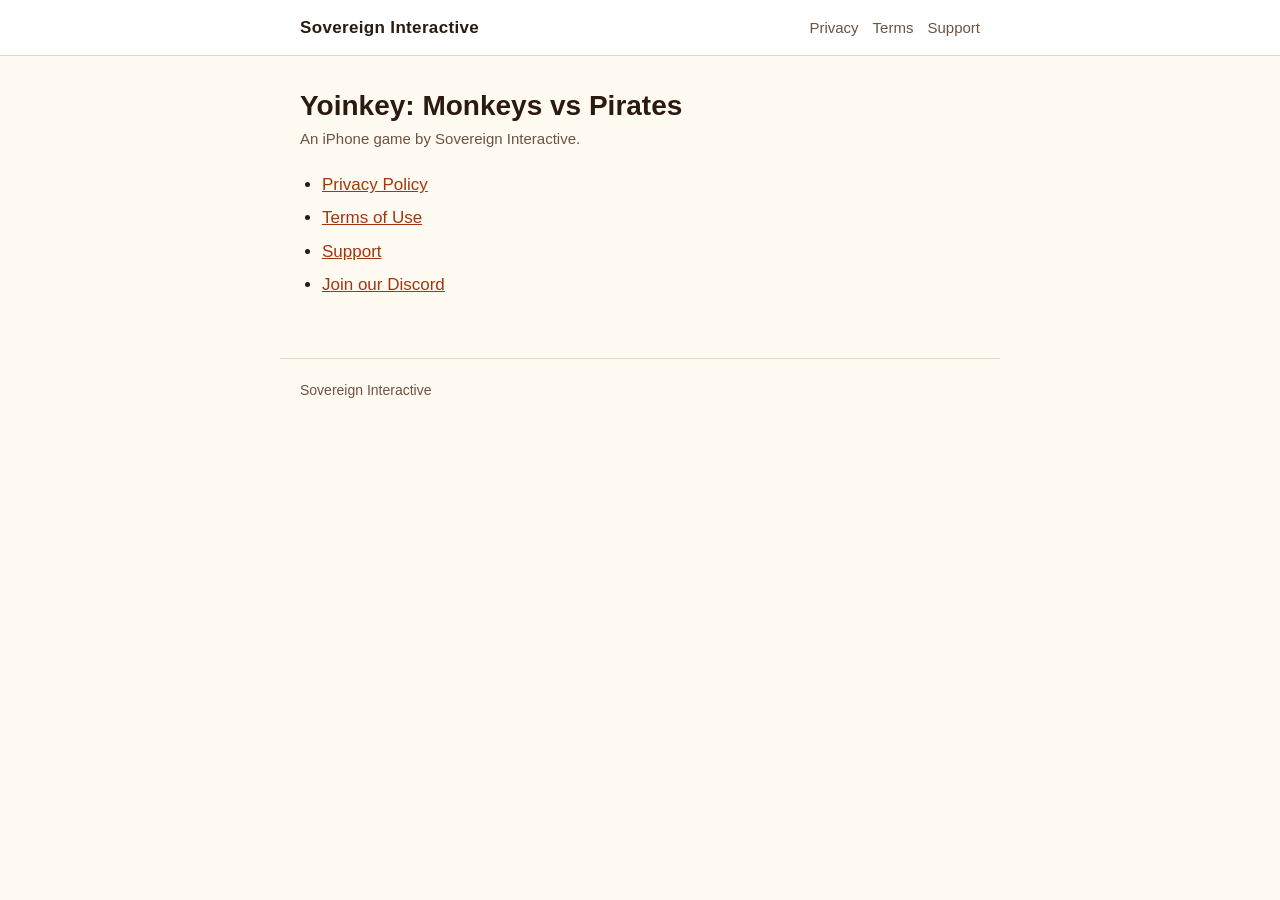
<file: index.html>
<!doctype html>
<html lang="en">
<head>
<meta charset="utf-8">
<meta name="viewport" content="width=device-width, initial-scale=1">
<title>Yoinkey: Monkeys vs Pirates - Sovereign Interactive</title>
<link rel="stylesheet" href="style.css">
</head>
<body>
<header><div class="bar">
  <a class="studio" href="./">Sovereign Interactive</a>
  <nav><a href="privacy/">Privacy</a><a href="terms/">Terms</a><a href="support/">Support</a></nav>
</div></header>
<main>
<h1>Yoinkey: Monkeys vs Pirates</h1>
<p class="meta">An iPhone game by Sovereign Interactive.</p>
<ul>
  <li><a href="privacy/">Privacy Policy</a></li>
  <li><a href="terms/">Terms of Use</a></li>
  <li><a href="support/">Support</a></li>
  <li><a href="https://discord.gg/XeZB84938f">Join our Discord</a></li>
</ul>
</main>
<footer>Sovereign Interactive</footer>
</body>
</html>
</file>
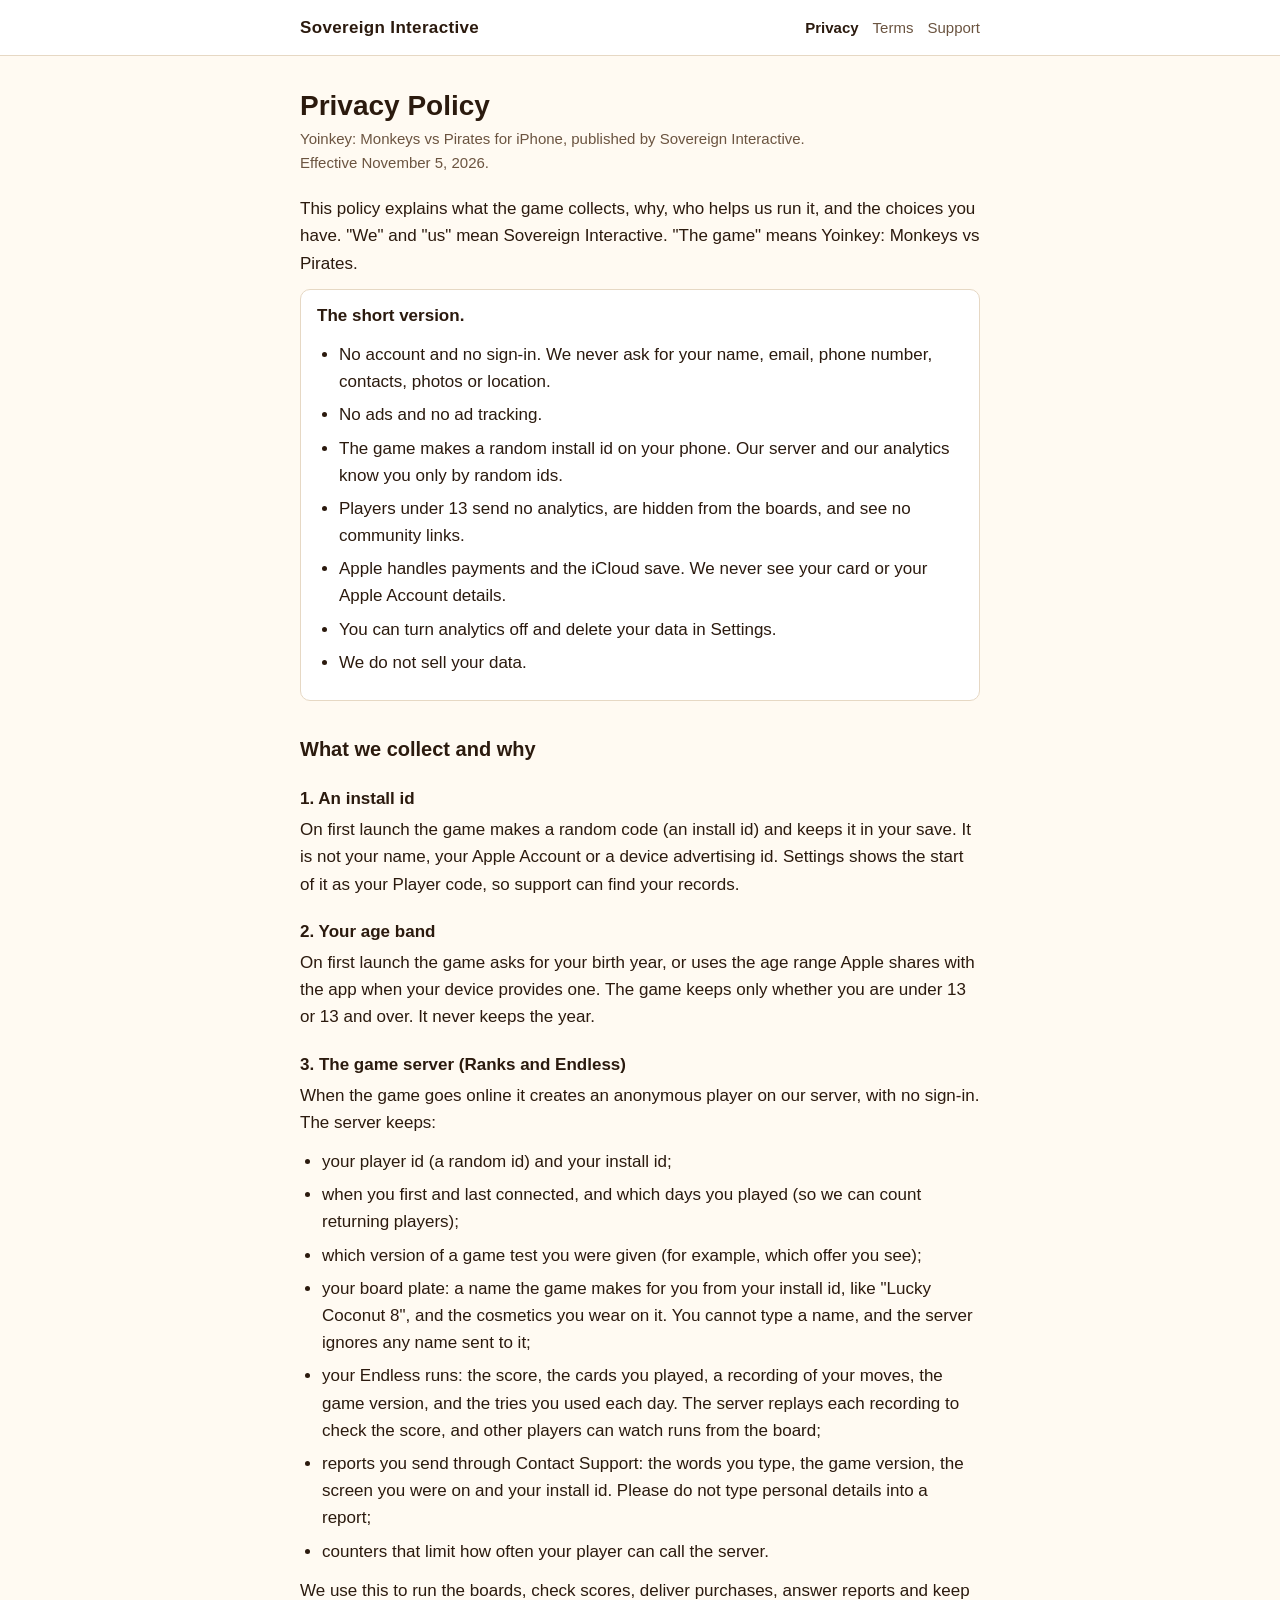
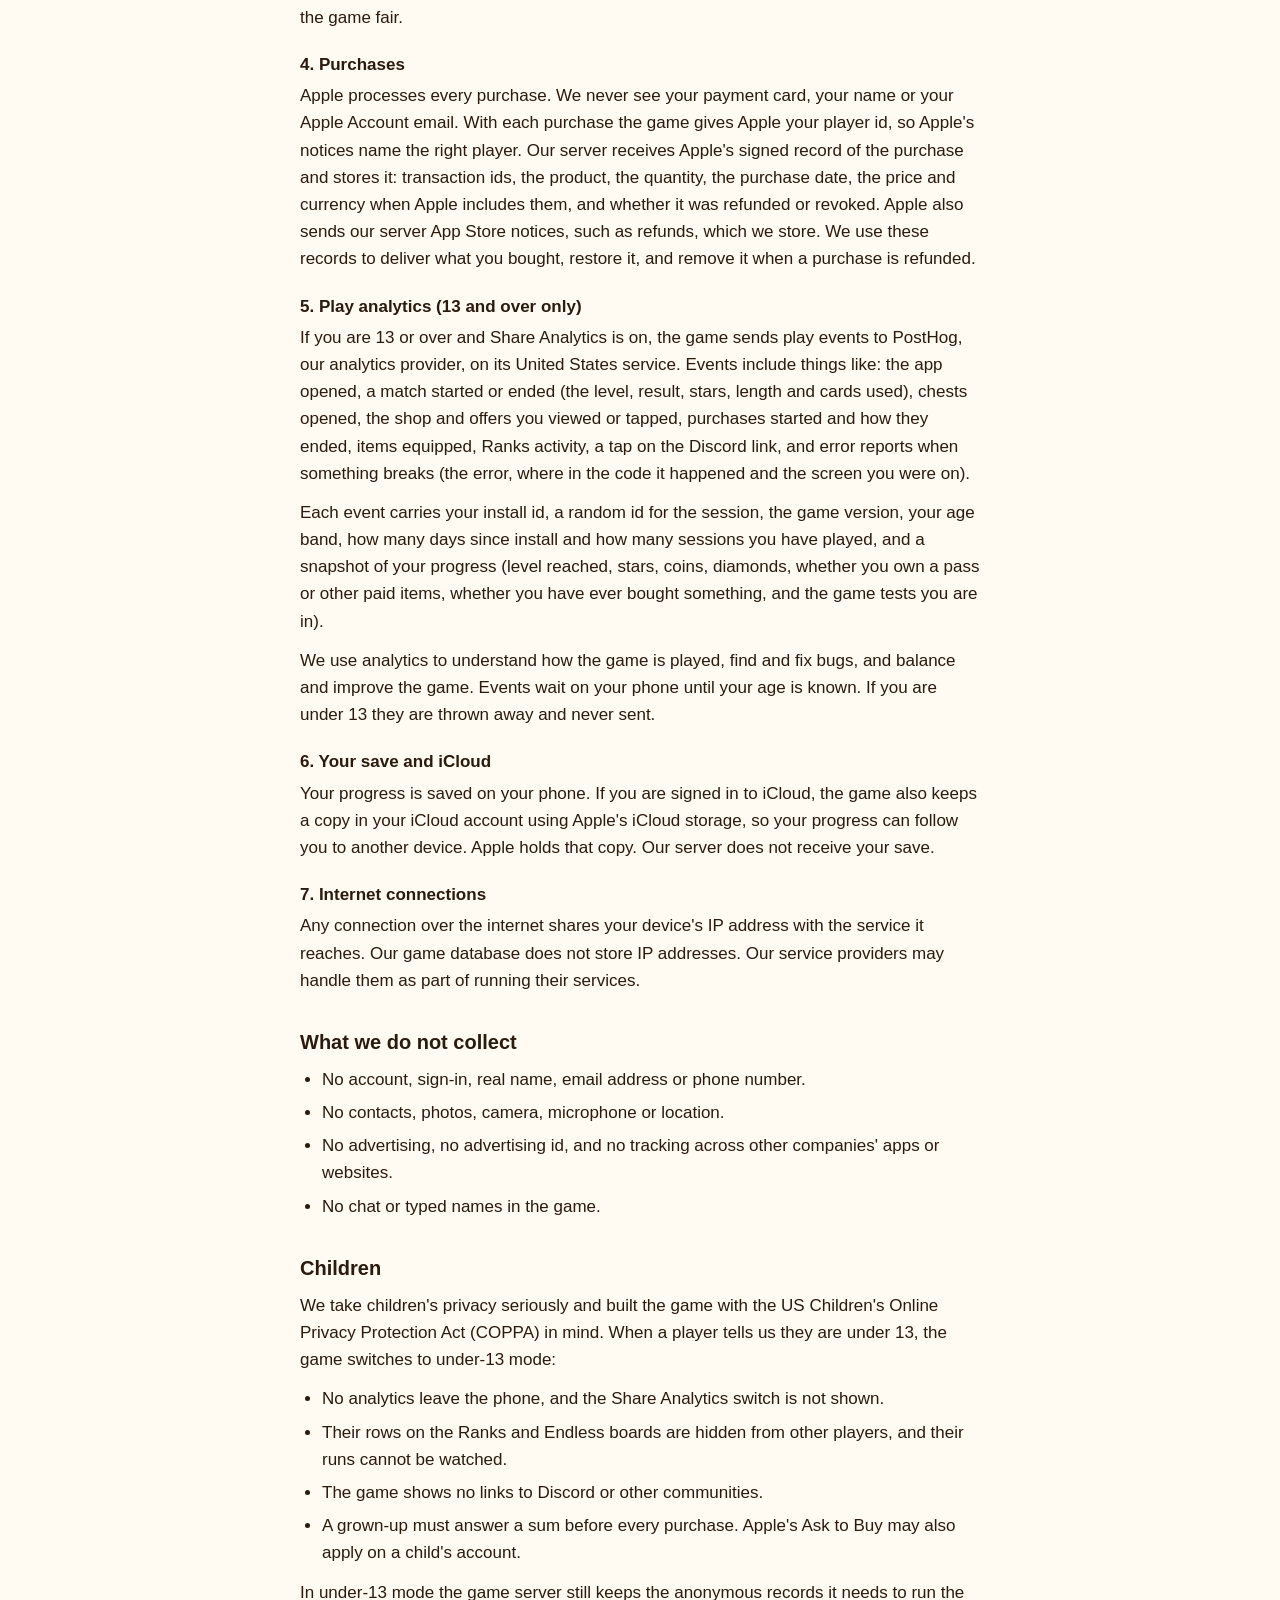
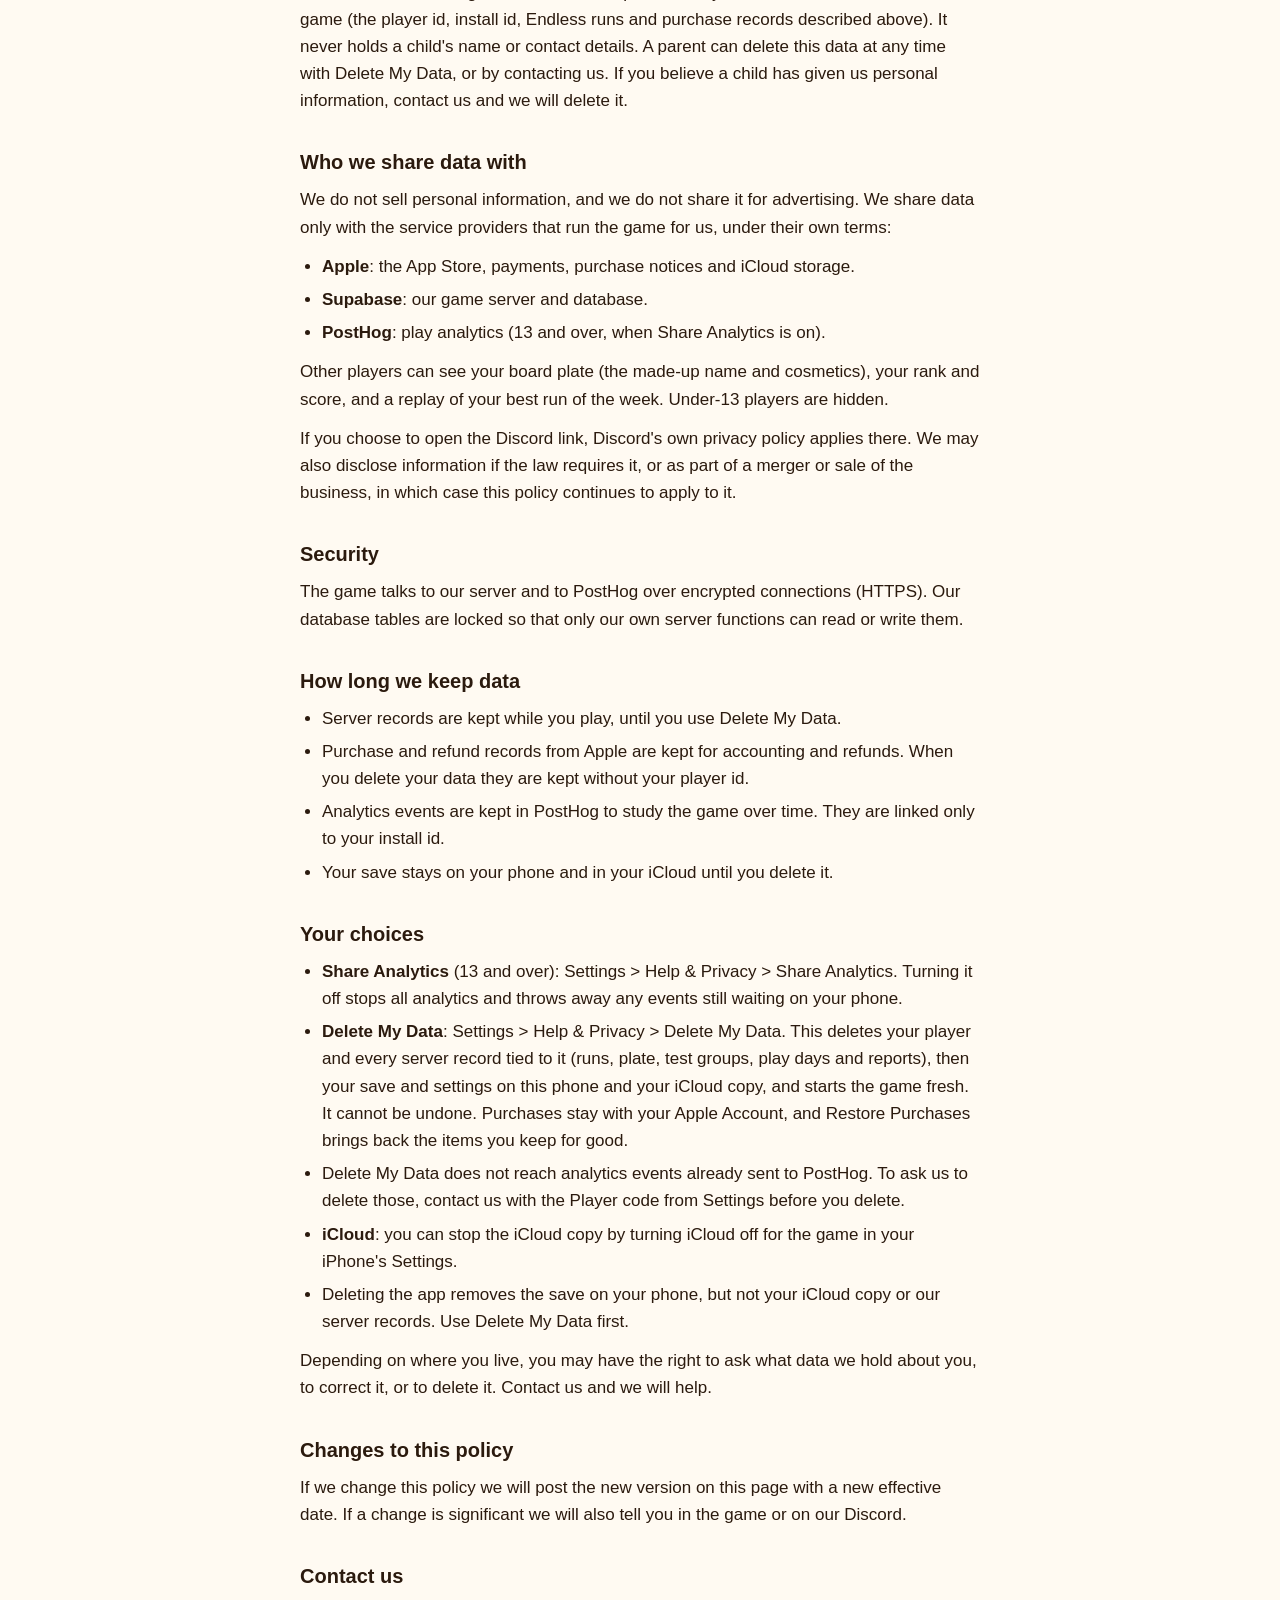
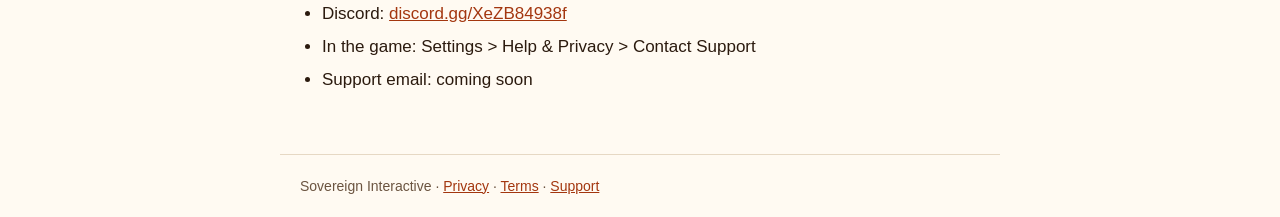
<file: privacy/index.html>
<!doctype html>
<html lang="en">
<head>
<meta charset="utf-8">
<meta name="viewport" content="width=device-width, initial-scale=1">
<title>Privacy Policy - Yoinkey: Monkeys vs Pirates - Sovereign Interactive</title>
<link rel="stylesheet" href="../style.css">
</head>
<body>
<header><div class="bar">
  <a class="studio" href="../">Sovereign Interactive</a>
  <nav><a href="../privacy/" aria-current="page">Privacy</a><a href="../terms/">Terms</a><a href="../support/">Support</a></nav>
</div></header>
<main>
<h1>Privacy Policy</h1>
<p class="meta">Yoinkey: Monkeys vs Pirates for iPhone, published by Sovereign Interactive.<br>Effective November 5, 2026.</p>

<p>This policy explains what the game collects, why, who helps us run it, and the choices you have. "We" and "us" mean Sovereign Interactive. "The game" means Yoinkey: Monkeys vs Pirates.</p>

<div class="note">
<p><strong>The short version.</strong></p>
<ul>
  <li>No account and no sign-in. We never ask for your name, email, phone number, contacts, photos or location.</li>
  <li>No ads and no ad tracking.</li>
  <li>The game makes a random install id on your phone. Our server and our analytics know you only by random ids.</li>
  <li>Players under 13 send no analytics, are hidden from the boards, and see no community links.</li>
  <li>Apple handles payments and the iCloud save. We never see your card or your Apple Account details.</li>
  <li>You can turn analytics off and delete your data in Settings.</li>
  <li>We do not sell your data.</li>
</ul>
</div>

<h2>What we collect and why</h2>

<h3>1. An install id</h3>
<p>On first launch the game makes a random code (an install id) and keeps it in your save. It is not your name, your Apple Account or a device advertising id. Settings shows the start of it as your Player code, so support can find your records.</p>

<h3>2. Your age band</h3>
<p>On first launch the game asks for your birth year, or uses the age range Apple shares with the app when your device provides one. The game keeps only whether you are under 13 or 13 and over. It never keeps the year.</p>

<h3>3. The game server (Ranks and Endless)</h3>
<p>When the game goes online it creates an anonymous player on our server, with no sign-in. The server keeps:</p>
<ul>
  <li>your player id (a random id) and your install id;</li>
  <li>when you first and last connected, and which days you played (so we can count returning players);</li>
  <li>which version of a game test you were given (for example, which offer you see);</li>
  <li>your board plate: a name the game makes for you from your install id, like "Lucky Coconut 8", and the cosmetics you wear on it. You cannot type a name, and the server ignores any name sent to it;</li>
  <li>your Endless runs: the score, the cards you played, a recording of your moves, the game version, and the tries you used each day. The server replays each recording to check the score, and other players can watch runs from the board;</li>
  <li>reports you send through Contact Support: the words you type, the game version, the screen you were on and your install id. Please do not type personal details into a report;</li>
  <li>counters that limit how often your player can call the server.</li>
</ul>
<p>We use this to run the boards, check scores, deliver purchases, answer reports and keep the game fair.</p>

<h3>4. Purchases</h3>
<p>Apple processes every purchase. We never see your payment card, your name or your Apple Account email. With each purchase the game gives Apple your player id, so Apple's notices name the right player. Our server receives Apple's signed record of the purchase and stores it: transaction ids, the product, the quantity, the purchase date, the price and currency when Apple includes them, and whether it was refunded or revoked. Apple also sends our server App Store notices, such as refunds, which we store. We use these records to deliver what you bought, restore it, and remove it when a purchase is refunded.</p>

<h3>5. Play analytics (13 and over only)</h3>
<p>If you are 13 or over and Share Analytics is on, the game sends play events to PostHog, our analytics provider, on its United States service. Events include things like: the app opened, a match started or ended (the level, result, stars, length and cards used), chests opened, the shop and offers you viewed or tapped, purchases started and how they ended, items equipped, Ranks activity, a tap on the Discord link, and error reports when something breaks (the error, where in the code it happened and the screen you were on).</p>
<p>Each event carries your install id, a random id for the session, the game version, your age band, how many days since install and how many sessions you have played, and a snapshot of your progress (level reached, stars, coins, diamonds, whether you own a pass or other paid items, whether you have ever bought something, and the game tests you are in).</p>
<p>We use analytics to understand how the game is played, find and fix bugs, and balance and improve the game. Events wait on your phone until your age is known. If you are under 13 they are thrown away and never sent.</p>

<h3>6. Your save and iCloud</h3>
<p>Your progress is saved on your phone. If you are signed in to iCloud, the game also keeps a copy in your iCloud account using Apple's iCloud storage, so your progress can follow you to another device. Apple holds that copy. Our server does not receive your save.</p>

<h3>7. Internet connections</h3>
<p>Any connection over the internet shares your device's IP address with the service it reaches. Our game database does not store IP addresses. Our service providers may handle them as part of running their services.</p>

<h2>What we do not collect</h2>
<ul>
  <li>No account, sign-in, real name, email address or phone number.</li>
  <li>No contacts, photos, camera, microphone or location.</li>
  <li>No advertising, no advertising id, and no tracking across other companies' apps or websites.</li>
  <li>No chat or typed names in the game.</li>
</ul>

<h2>Children</h2>
<p>We take children's privacy seriously and built the game with the US Children's Online Privacy Protection Act (COPPA) in mind. When a player tells us they are under 13, the game switches to under-13 mode:</p>
<ul>
  <li>No analytics leave the phone, and the Share Analytics switch is not shown.</li>
  <li>Their rows on the Ranks and Endless boards are hidden from other players, and their runs cannot be watched.</li>
  <li>The game shows no links to Discord or other communities.</li>
  <li>A grown-up must answer a sum before every purchase. Apple's Ask to Buy may also apply on a child's account.</li>
</ul>
<p>In under-13 mode the game server still keeps the anonymous records it needs to run the game (the player id, install id, Endless runs and purchase records described above). It never holds a child's name or contact details. A parent can delete this data at any time with Delete My Data, or by contacting us. If you believe a child has given us personal information, contact us and we will delete it.</p>

<h2>Who we share data with</h2>
<p>We do not sell personal information, and we do not share it for advertising. We share data only with the service providers that run the game for us, under their own terms:</p>
<ul>
  <li><strong>Apple</strong>: the App Store, payments, purchase notices and iCloud storage.</li>
  <li><strong>Supabase</strong>: our game server and database.</li>
  <li><strong>PostHog</strong>: play analytics (13 and over, when Share Analytics is on).</li>
</ul>
<p>Other players can see your board plate (the made-up name and cosmetics), your rank and score, and a replay of your best run of the week. Under-13 players are hidden.</p>
<p>If you choose to open the Discord link, Discord's own privacy policy applies there. We may also disclose information if the law requires it, or as part of a merger or sale of the business, in which case this policy continues to apply to it.</p>

<h2>Security</h2>
<p>The game talks to our server and to PostHog over encrypted connections (HTTPS). Our database tables are locked so that only our own server functions can read or write them.</p>

<h2>How long we keep data</h2>
<ul>
  <li>Server records are kept while you play, until you use Delete My Data.</li>
  <li>Purchase and refund records from Apple are kept for accounting and refunds. When you delete your data they are kept without your player id.</li>
  <li>Analytics events are kept in PostHog to study the game over time. They are linked only to your install id.</li>
  <li>Your save stays on your phone and in your iCloud until you delete it.</li>
</ul>

<h2>Your choices</h2>
<ul>
  <li><strong>Share Analytics</strong> (13 and over): Settings &gt; Help &amp; Privacy &gt; Share Analytics. Turning it off stops all analytics and throws away any events still waiting on your phone.</li>
  <li><strong>Delete My Data</strong>: Settings &gt; Help &amp; Privacy &gt; Delete My Data. This deletes your player and every server record tied to it (runs, plate, test groups, play days and reports), then your save and settings on this phone and your iCloud copy, and starts the game fresh. It cannot be undone. Purchases stay with your Apple Account, and Restore Purchases brings back the items you keep for good.</li>
  <li>Delete My Data does not reach analytics events already sent to PostHog. To ask us to delete those, contact us with the Player code from Settings before you delete.</li>
  <li><strong>iCloud</strong>: you can stop the iCloud copy by turning iCloud off for the game in your iPhone's Settings.</li>
  <li>Deleting the app removes the save on your phone, but not your iCloud copy or our server records. Use Delete My Data first.</li>
</ul>
<p>Depending on where you live, you may have the right to ask what data we hold about you, to correct it, or to delete it. Contact us and we will help.</p>

<h2>Changes to this policy</h2>
<p>If we change this policy we will post the new version on this page with a new effective date. If a change is significant we will also tell you in the game or on our Discord.</p>

<h2>Contact us</h2>
<ul>
  <li>Discord: <a href="https://discord.gg/XeZB84938f">discord.gg/XeZB84938f</a></li>
  <li>In the game: Settings &gt; Help &amp; Privacy &gt; Contact Support</li>
  <li>Support email: coming soon</li>
</ul>
</main>
<footer>Sovereign Interactive &middot; <a href="../privacy/">Privacy</a> &middot; <a href="../terms/">Terms</a> &middot; <a href="../support/">Support</a></footer>
</body>
</html>
</file>
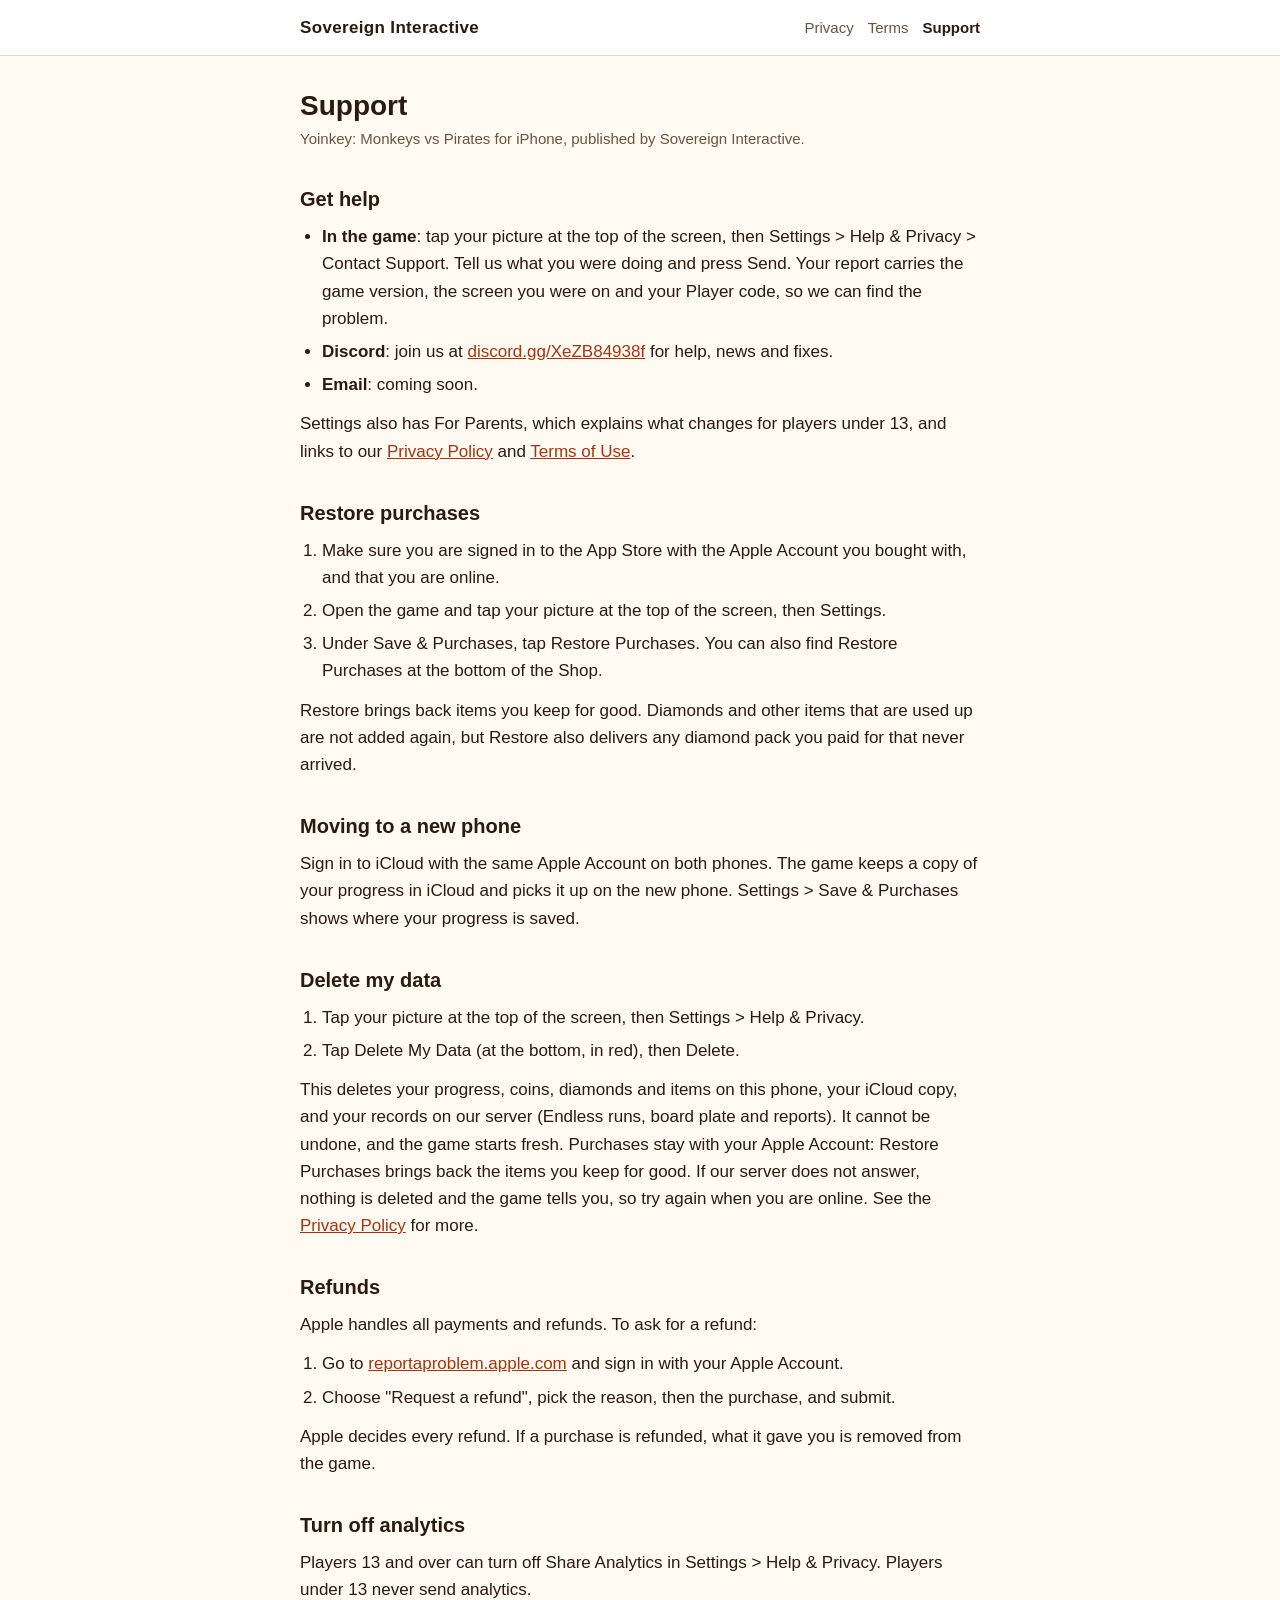
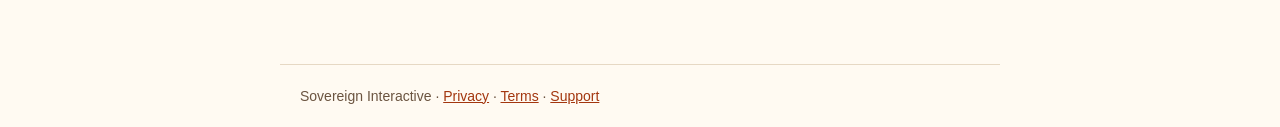
<file: support/index.html>
<!doctype html>
<html lang="en">
<head>
<meta charset="utf-8">
<meta name="viewport" content="width=device-width, initial-scale=1">
<title>Support - Yoinkey: Monkeys vs Pirates - Sovereign Interactive</title>
<link rel="stylesheet" href="../style.css">
</head>
<body>
<header><div class="bar">
  <a class="studio" href="../">Sovereign Interactive</a>
  <nav><a href="../privacy/">Privacy</a><a href="../terms/">Terms</a><a href="../support/" aria-current="page">Support</a></nav>
</div></header>
<main>
<h1>Support</h1>
<p class="meta">Yoinkey: Monkeys vs Pirates for iPhone, published by Sovereign Interactive.</p>

<h2>Get help</h2>
<ul>
  <li><strong>In the game</strong>: tap your picture at the top of the screen, then Settings &gt; Help &amp; Privacy &gt; Contact Support. Tell us what you were doing and press Send. Your report carries the game version, the screen you were on and your Player code, so we can find the problem.</li>
  <li><strong>Discord</strong>: join us at <a href="https://discord.gg/XeZB84938f">discord.gg/XeZB84938f</a> for help, news and fixes.</li>
  <li><strong>Email</strong>: coming soon.</li>
</ul>
<p>Settings also has For Parents, which explains what changes for players under 13, and links to our <a href="../privacy/">Privacy Policy</a> and <a href="../terms/">Terms of Use</a>.</p>

<h2>Restore purchases</h2>
<ol>
  <li>Make sure you are signed in to the App Store with the Apple Account you bought with, and that you are online.</li>
  <li>Open the game and tap your picture at the top of the screen, then Settings.</li>
  <li>Under Save &amp; Purchases, tap Restore Purchases. You can also find Restore Purchases at the bottom of the Shop.</li>
</ol>
<p>Restore brings back items you keep for good. Diamonds and other items that are used up are not added again, but Restore also delivers any diamond pack you paid for that never arrived.</p>

<h2>Moving to a new phone</h2>
<p>Sign in to iCloud with the same Apple Account on both phones. The game keeps a copy of your progress in iCloud and picks it up on the new phone. Settings &gt; Save &amp; Purchases shows where your progress is saved.</p>

<h2>Delete my data</h2>
<ol>
  <li>Tap your picture at the top of the screen, then Settings &gt; Help &amp; Privacy.</li>
  <li>Tap Delete My Data (at the bottom, in red), then Delete.</li>
</ol>
<p>This deletes your progress, coins, diamonds and items on this phone, your iCloud copy, and your records on our server (Endless runs, board plate and reports). It cannot be undone, and the game starts fresh. Purchases stay with your Apple Account: Restore Purchases brings back the items you keep for good. If our server does not answer, nothing is deleted and the game tells you, so try again when you are online. See the <a href="../privacy/">Privacy Policy</a> for more.</p>

<h2>Refunds</h2>
<p>Apple handles all payments and refunds. To ask for a refund:</p>
<ol>
  <li>Go to <a href="https://reportaproblem.apple.com">reportaproblem.apple.com</a> and sign in with your Apple Account.</li>
  <li>Choose "Request a refund", pick the reason, then the purchase, and submit.</li>
</ol>
<p>Apple decides every refund. If a purchase is refunded, what it gave you is removed from the game.</p>

<h2>Turn off analytics</h2>
<p>Players 13 and over can turn off Share Analytics in Settings &gt; Help &amp; Privacy. Players under 13 never send analytics.</p>
</main>
<footer>Sovereign Interactive &middot; <a href="../privacy/">Privacy</a> &middot; <a href="../terms/">Terms</a> &middot; <a href="../support/">Support</a></footer>
</body>
</html>
</file>
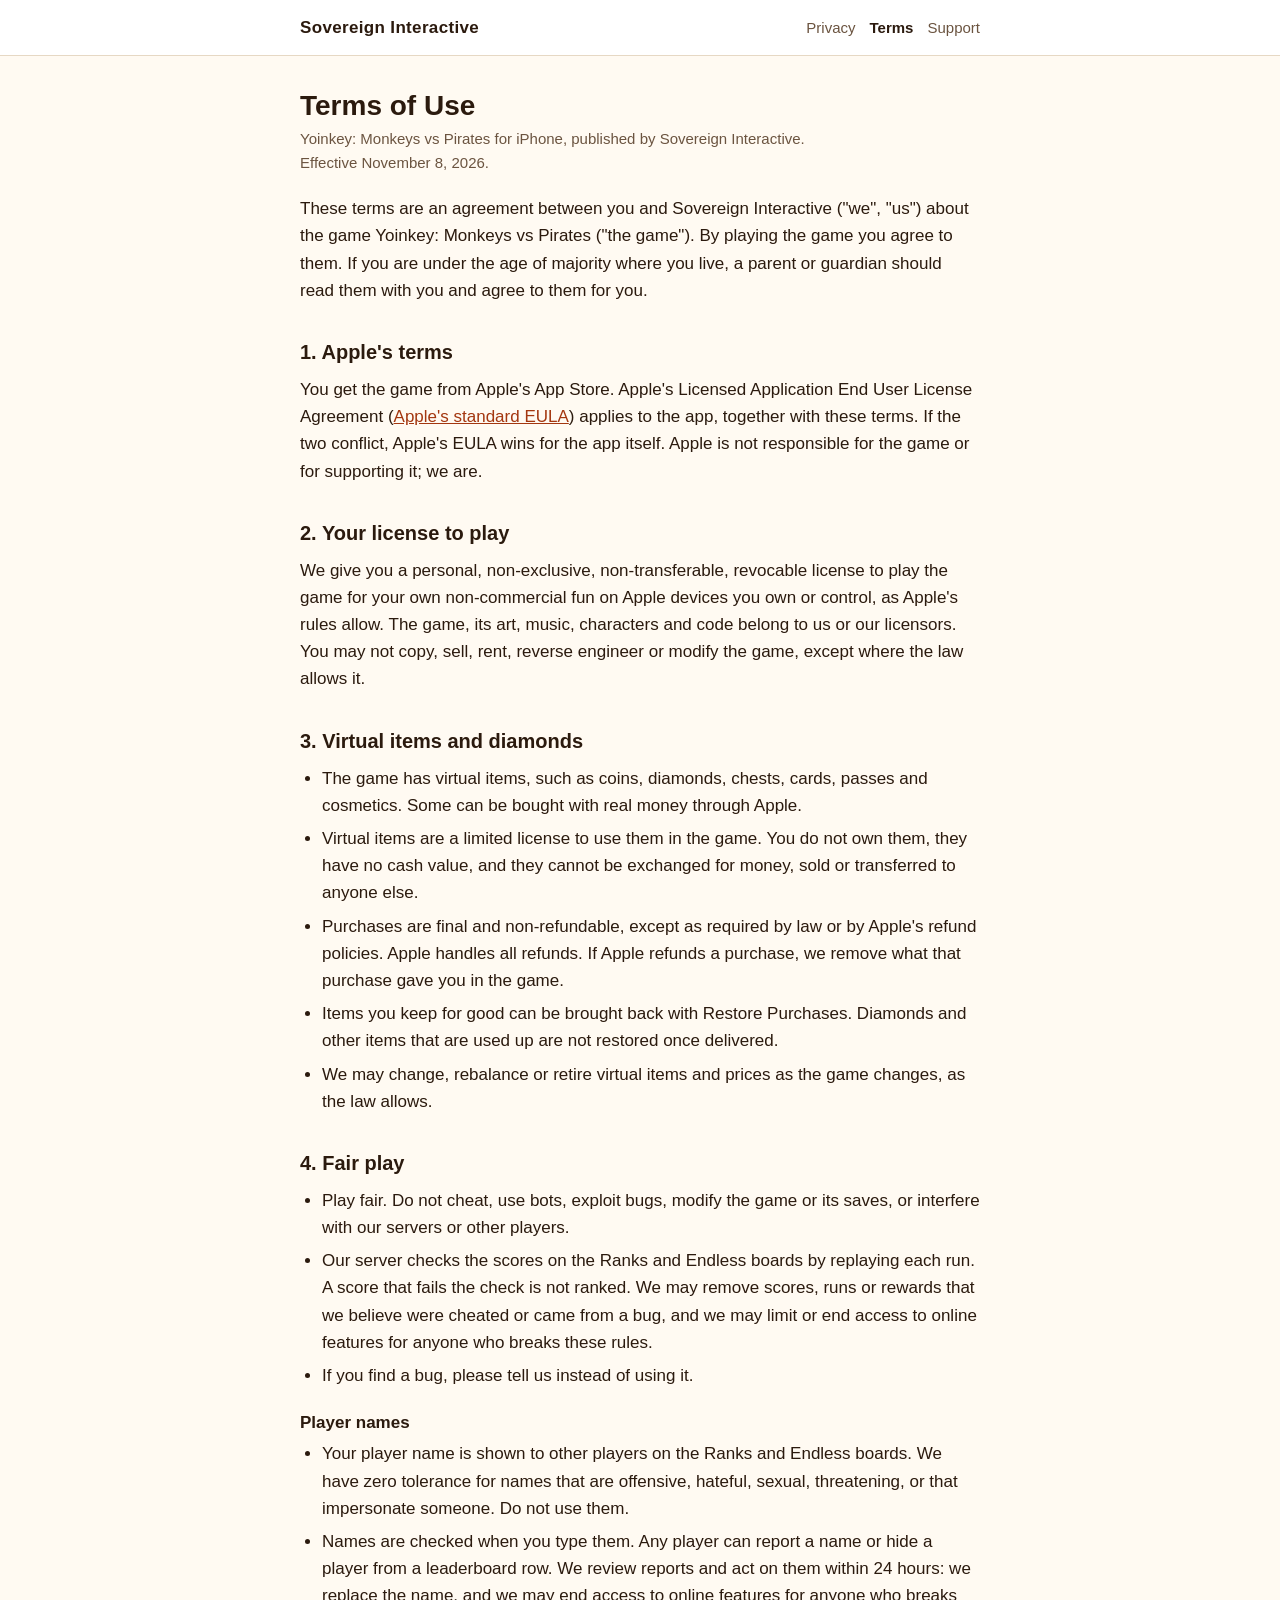
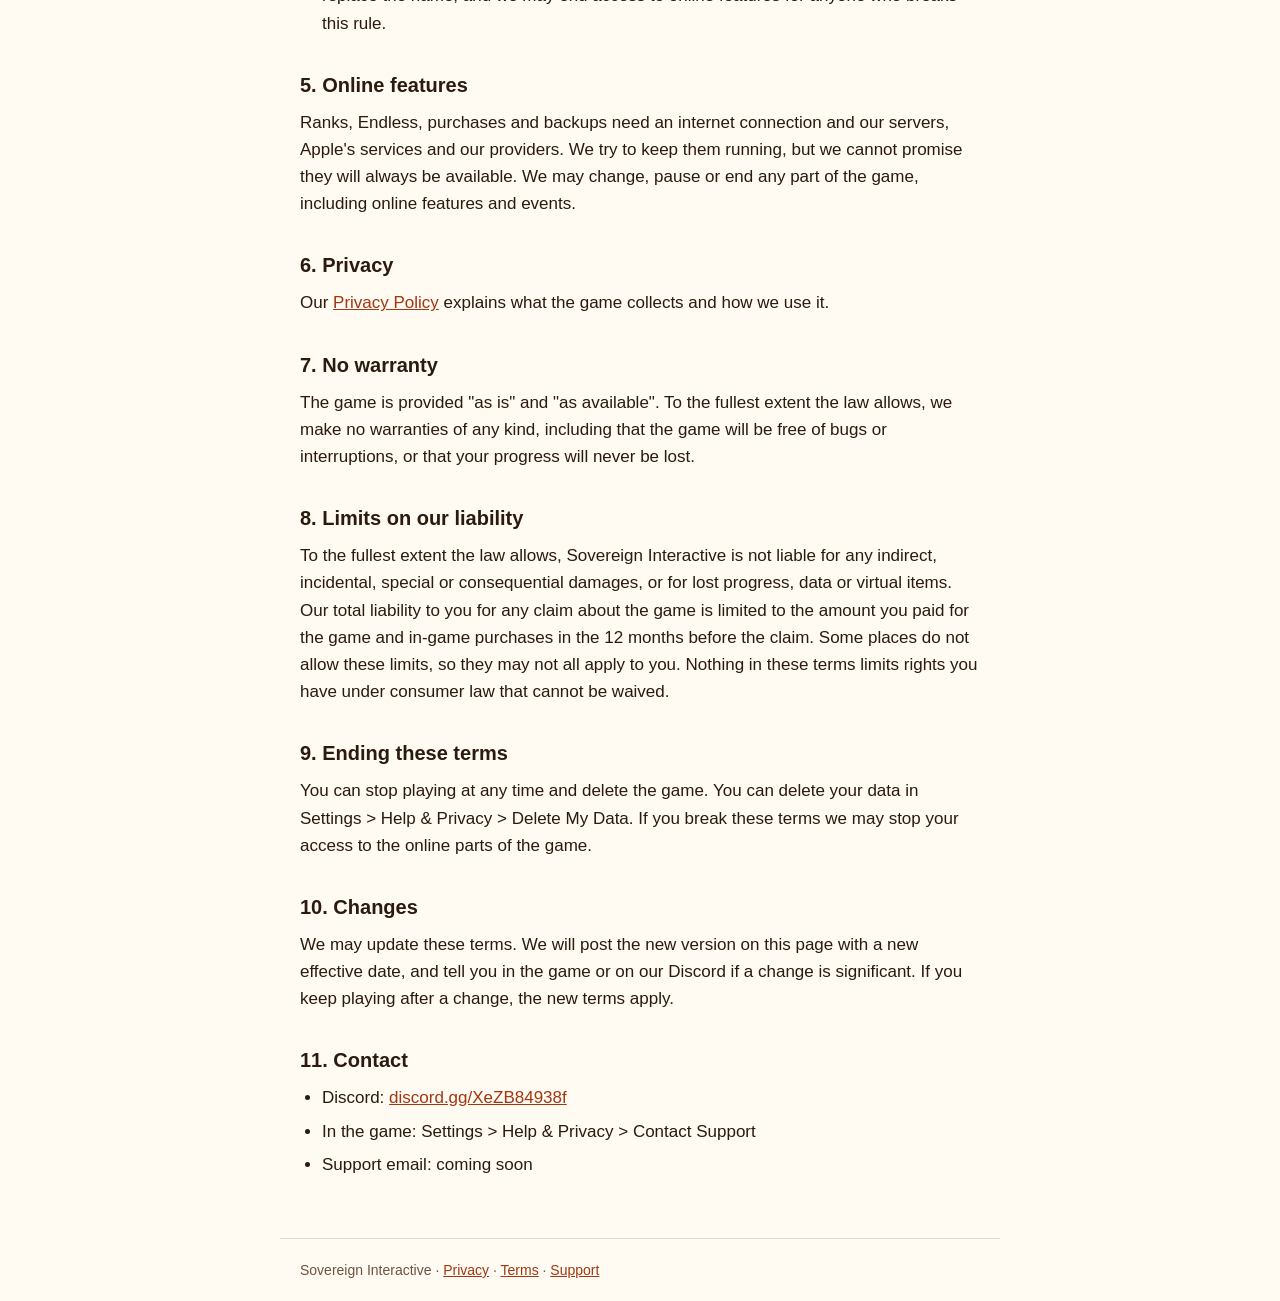
<file: terms/index.html>
<!doctype html>
<html lang="en">
<head>
<meta charset="utf-8">
<meta name="viewport" content="width=device-width, initial-scale=1">
<title>Terms of Use - Yoinkey: Monkeys vs Pirates - Sovereign Interactive</title>
<link rel="stylesheet" href="../style.css">
</head>
<body>
<header><div class="bar">
  <a class="studio" href="../">Sovereign Interactive</a>
  <nav><a href="../privacy/">Privacy</a><a href="../terms/" aria-current="page">Terms</a><a href="../support/">Support</a></nav>
</div></header>
<main>
<h1>Terms of Use</h1>
<p class="meta">Yoinkey: Monkeys vs Pirates for iPhone, published by Sovereign Interactive.<br>Effective November 8, 2026.</p>

<p>These terms are an agreement between you and Sovereign Interactive ("we", "us") about the game Yoinkey: Monkeys vs Pirates ("the game"). By playing the game you agree to them. If you are under the age of majority where you live, a parent or guardian should read them with you and agree to them for you.</p>

<h2>1. Apple's terms</h2>
<p>You get the game from Apple's App Store. Apple's Licensed Application End User License Agreement (<a href="https://www.apple.com/legal/internet-services/itunes/dev/stdeula/">Apple's standard EULA</a>) applies to the app, together with these terms. If the two conflict, Apple's EULA wins for the app itself. Apple is not responsible for the game or for supporting it; we are.</p>

<h2>2. Your license to play</h2>
<p>We give you a personal, non-exclusive, non-transferable, revocable license to play the game for your own non-commercial fun on Apple devices you own or control, as Apple's rules allow. The game, its art, music, characters and code belong to us or our licensors. You may not copy, sell, rent, reverse engineer or modify the game, except where the law allows it.</p>

<h2>3. Virtual items and diamonds</h2>
<ul>
  <li>The game has virtual items, such as coins, diamonds, chests, cards, passes and cosmetics. Some can be bought with real money through Apple.</li>
  <li>Virtual items are a limited license to use them in the game. You do not own them, they have no cash value, and they cannot be exchanged for money, sold or transferred to anyone else.</li>
  <li>Purchases are final and non-refundable, except as required by law or by Apple's refund policies. Apple handles all refunds. If Apple refunds a purchase, we remove what that purchase gave you in the game.</li>
  <li>Items you keep for good can be brought back with Restore Purchases. Diamonds and other items that are used up are not restored once delivered.</li>
  <li>We may change, rebalance or retire virtual items and prices as the game changes, as the law allows.</li>
</ul>

<h2>4. Fair play</h2>
<ul>
  <li>Play fair. Do not cheat, use bots, exploit bugs, modify the game or its saves, or interfere with our servers or other players.</li>
  <li>Our server checks the scores on the Ranks and Endless boards by replaying each run. A score that fails the check is not ranked. We may remove scores, runs or rewards that we believe were cheated or came from a bug, and we may limit or end access to online features for anyone who breaks these rules.</li>
  <li>If you find a bug, please tell us instead of using it.</li>
</ul>

<h3>Player names</h3>
<ul>
  <li>Your player name is shown to other players on the Ranks and Endless boards. We have zero tolerance for names that are offensive, hateful, sexual, threatening, or that impersonate someone. Do not use them.</li>
  <li>Names are checked when you type them. Any player can report a name or hide a player from a leaderboard row. We review reports and act on them within 24 hours: we replace the name, and we may end access to online features for anyone who breaks this rule.</li>
</ul>

<h2>5. Online features</h2>
<p>Ranks, Endless, purchases and backups need an internet connection and our servers, Apple's services and our providers. We try to keep them running, but we cannot promise they will always be available. We may change, pause or end any part of the game, including online features and events.</p>

<h2>6. Privacy</h2>
<p>Our <a href="../privacy/">Privacy Policy</a> explains what the game collects and how we use it.</p>

<h2>7. No warranty</h2>
<p>The game is provided "as is" and "as available". To the fullest extent the law allows, we make no warranties of any kind, including that the game will be free of bugs or interruptions, or that your progress will never be lost.</p>

<h2>8. Limits on our liability</h2>
<p>To the fullest extent the law allows, Sovereign Interactive is not liable for any indirect, incidental, special or consequential damages, or for lost progress, data or virtual items. Our total liability to you for any claim about the game is limited to the amount you paid for the game and in-game purchases in the 12 months before the claim. Some places do not allow these limits, so they may not all apply to you. Nothing in these terms limits rights you have under consumer law that cannot be waived.</p>

<h2>9. Ending these terms</h2>
<p>You can stop playing at any time and delete the game. You can delete your data in Settings &gt; Help &amp; Privacy &gt; Delete My Data. If you break these terms we may stop your access to the online parts of the game.</p>

<h2>10. Changes</h2>
<p>We may update these terms. We will post the new version on this page with a new effective date, and tell you in the game or on our Discord if a change is significant. If you keep playing after a change, the new terms apply.</p>

<h2>11. Contact</h2>
<ul>
  <li>Discord: <a href="https://discord.gg/XeZB84938f">discord.gg/XeZB84938f</a></li>
  <li>In the game: Settings &gt; Help &amp; Privacy &gt; Contact Support</li>
  <li>Support email: coming soon</li>
</ul>
</main>
<footer>Sovereign Interactive &middot; <a href="../privacy/">Privacy</a> &middot; <a href="../terms/">Terms</a> &middot; <a href="../support/">Support</a></footer>
</body>
</html>
</file>
<file: style.css>
:root { color-scheme: light; --ink: #2b1a0e; --soft: #6b5440; --line: #e6d8c4; --link: #a3360f; --bg: #fffaf2; }
* { box-sizing: border-box; }
html { -webkit-text-size-adjust: 100%; }
body { margin: 0; background: var(--bg); color: var(--ink); font: 17px/1.6 -apple-system, BlinkMacSystemFont, "Segoe UI", Roboto, Helvetica, Arial, sans-serif; }
header { border-bottom: 1px solid var(--line); background: #fff; }
header .bar { max-width: 720px; margin: 0 auto; padding: 14px 20px; display: flex; flex-wrap: wrap; gap: 6px 18px; align-items: baseline; }
header .studio { font-weight: 700; letter-spacing: 0.02em; color: var(--ink); text-decoration: none; margin-right: auto; }
header nav a { color: var(--soft); text-decoration: none; font-size: 15px; }
header nav a + a { margin-left: 14px; }
header nav a[aria-current="page"] { color: var(--ink); font-weight: 600; }
main { max-width: 720px; margin: 0 auto; padding: 24px 20px 48px; }
h1 { font-size: 28px; line-height: 1.25; margin: 8px 0 4px; }
h2 { font-size: 20px; margin: 32px 0 8px; }
h3 { font-size: 17px; margin: 20px 0 4px; }
p, ul, ol { margin: 0 0 12px; }
ul, ol { padding-left: 22px; }
li { margin-bottom: 6px; }
a { color: var(--link); }
.meta { color: var(--soft); font-size: 15px; margin-bottom: 20px; }
.note { background: #fff; border: 1px solid var(--line); border-radius: 10px; padding: 12px 16px; }
footer { max-width: 720px; margin: 0 auto; padding: 20px; border-top: 1px solid var(--line); color: var(--soft); font-size: 14px; }
</file>
